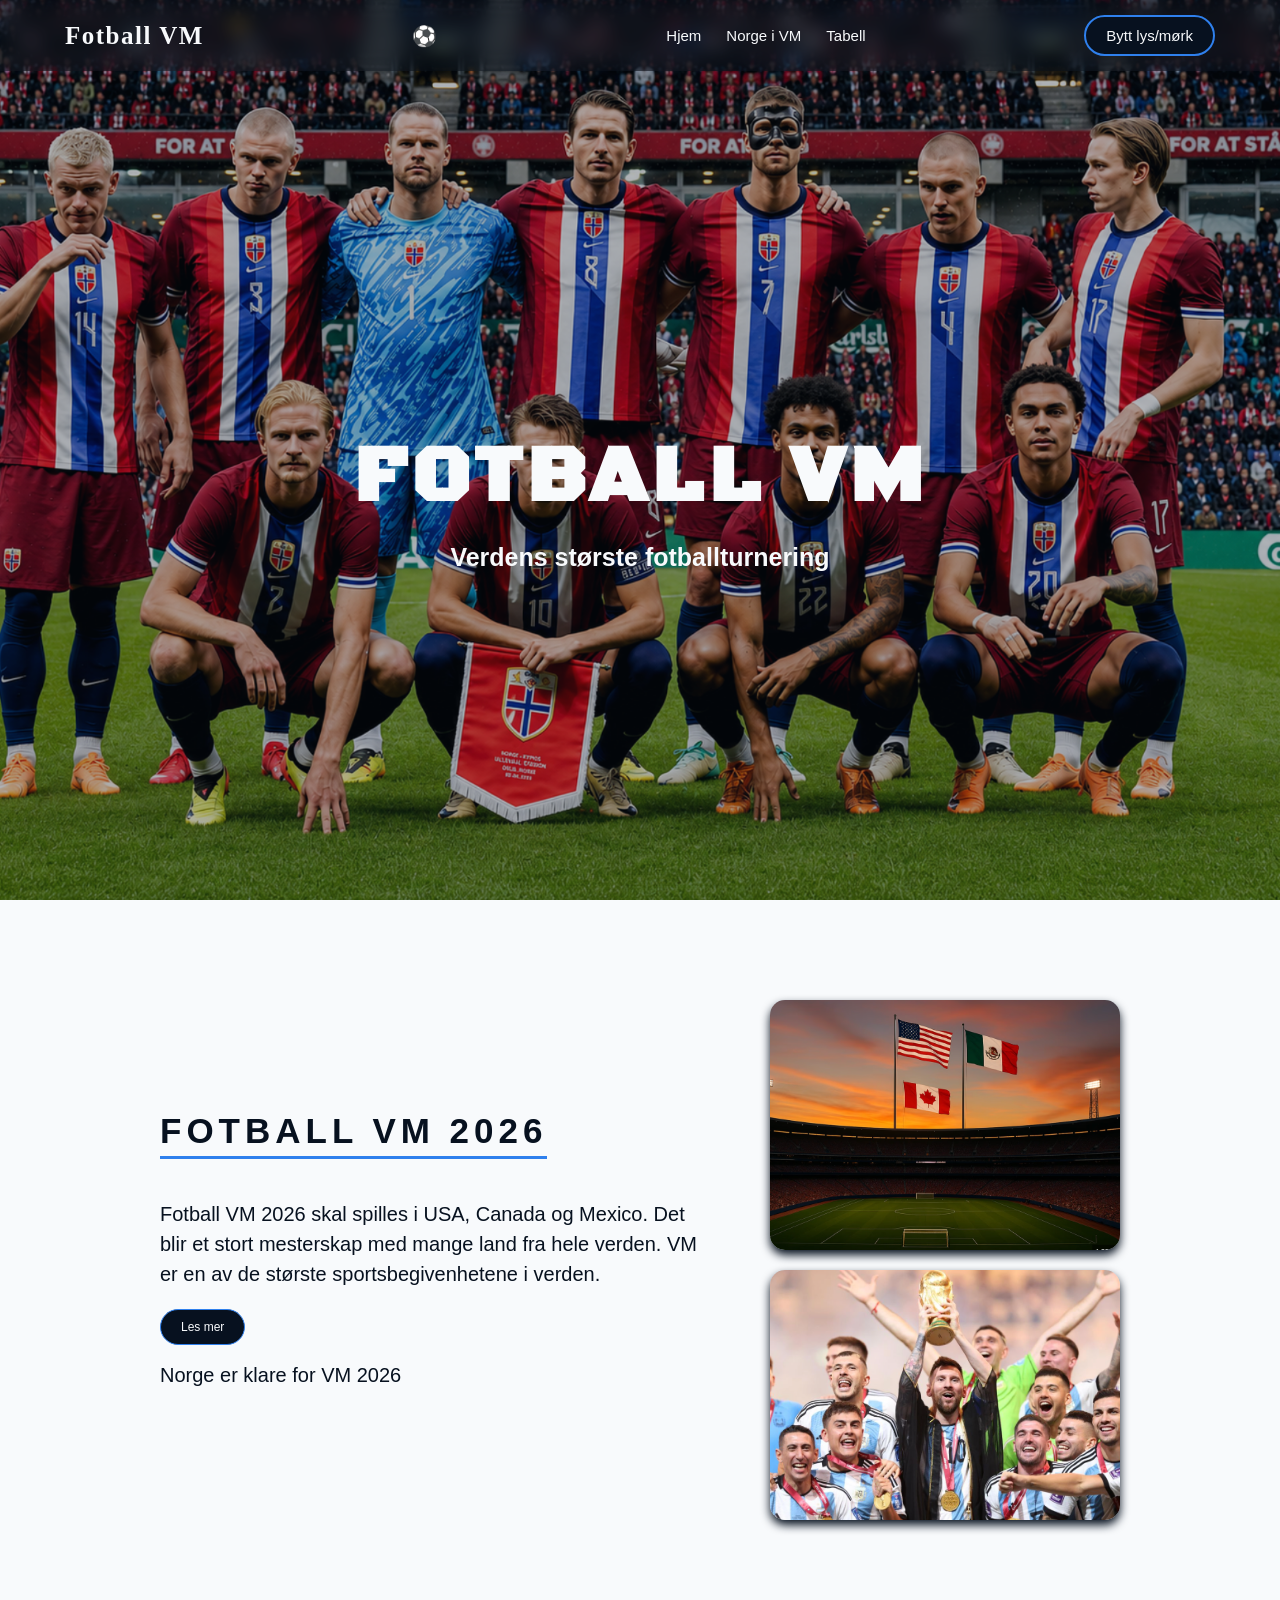
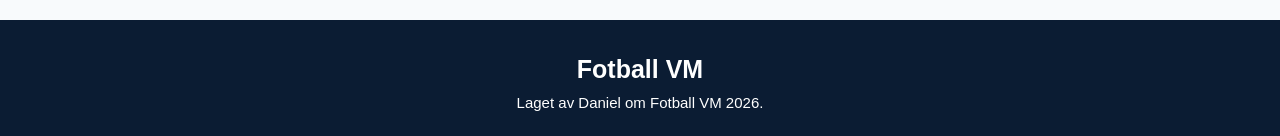
<file: index.html>
<!DOCTYPE html>
<html lang="no">

<head>
    <meta charset="UTF-8">
    <meta name="viewport" content="width=device-width, initial-scale=1.0">
    <title>fotballvm</title>
    <link rel="stylesheet" href="style.css">
    <link rel="preconnect" href="https://fonts.googleapis.com">
    <link rel="preconnect" href="https://fonts.gstatic.com" crossorigin>
    <link
        href="https://fonts.googleapis.com/css2?family=Black+Ops+One&family=Playwrite+GB+J:ital,wght@0,100..400;1,100..400&family=Roboto:ital,wght@0,100..900;1,100..900&display=swap"
        rel="stylesheet">

</head>

<body>

    <header class="site-header"></header>

    <section id="home" class="forside">
        <div class="innhold">
            <h1>Fotball VM</h1>
            <h3>Verdens største fotballturnering</h3>
        </div>
    </section>
    <section id="norge" class="infoside">
        <div class="infotekst">

            <h2>Fotball VM 2026</h2>

            <p>
                Fotball VM 2026 skal spilles i USA, Canada og Mexico.
                Det blir et stort mesterskap med mange land fra hele verden.
                VM er en av de største sportsbegivenhetene i verden.
            </p>
            <span id="mer" style="display: none;">
                <p>
                    Norge er kvalifisert til VM 2026 og mange har store forventninger til laget.
                    Med spillere som Erling Braut Haaland og Martin Ødegaard har Norge et av de
                    sterkeste lagene de har hatt på lenge.
                </p>
            </span>

            <button id="knapp" onclick="lesMer()">Les mer</button>


            <p class="bildetekst">Norge er klare for VM 2026</p>

        </div>

        <div class="infobilder">

            <div class="bildeboks">
                <img src="bilder/vmiamerika.png" alt="Fotball VM 2026 i USA, Canada og Mexico">
            </div>

            <div class="bildeboks">
                <img src="bilder/messi.png" alt="Messi løfter VM trofeet">
            </div>

        </div>
    </section>
    <footer class="footer"></footer>

    <script src="script.js"></script>
</body>

</html>
</file>
<file: style.css>
* {
    margin: 0;
    padding: 0;
    box-sizing: border-box;
}

:root {
    --farge1: #07111f;
    --farge2: #f8fafc;
    --farge3: #07111f50;
    --farge4: #2f80ed;
    --farge5: #d7dee8;
}



img {
    display: block;
    max-width: 100%;

}

body {
    margin: 0;
    font-family: Arial, sans-serif;
    background-color: var(--farge1);
    color: var(--farge2);
}

body.darkmode {
    --farge1: #f5f7fb;
    --farge2: #111827;
    --farge3: #ffffff50;
    --farge4: #2563eb;
    --farge5: #374151;
}

.site-header {
    position: fixed;
    width: 100%;
    background-color: var(--farge3);
    backdrop-filter: blur(10px);
    padding: 15px 30px;
    z-index: 100;
}

.header-inner {
    max-width: 1150px;
    margin: auto;
    display: flex;
    justify-content: space-between;
    align-items: center;
}


.header-inner button {
    font-size: 15px;
    color: var(--farge2);
    background-color: var(--farge1);
    border: 2px solid var(--farge4);
    border-radius: 30px;
    padding: 10px 20px;
}

button:hover,
.main-nav a:hover {
    transform: scale(1.05);
    cursor: pointer;
}



.logo {
    color: var(--farge2);
    text-decoration: none;
    font-size: 25px;
    font-weight: 700;
    font-family: Verdana;
    letter-spacing: 1.5px;
}

.main-nav {
    display: flex;
    align-items: center;
    gap: 25px;
}

.main-nav a {
    color: var(--farge2);
    text-decoration: none;
    font-size: 15px;
    font-weight: 500;
    font-family: Verdana, Geneva, Tahoma, sans-serif;
    transition: 0.2s ease;
}

.main-nav a:hover {
    color: var(--farge4);
}

.forside {
    min-height: 100vh;
    padding-top: 100px;
    background-image: url("bilder/fotballvm1.png");
    background-size: cover;
    background-position: center;
    display: flex;
    justify-content: center;
    align-items: center;
    text-align: center;
    position: relative;
}

.forside::before {
    content: "";
    position: absolute;
    inset: 0;
    background: var(--farge3);
}

.innhold {
    position: relative;
    z-index: 1;
}

h1 {
    font-size: 80px;
    margin: 0;
    letter-spacing: 5px;
    text-transform: uppercase;
    font-family: "Black Ops One", Verdana;
}

h3 {
    font-size: 25px;
    margin-top: 15px;
    color: var(--farge2);

}

p {
    font-size: 25px;
    margin-top: 15px;

}

h2 {
    font-size: 30px;
    margin: 0;
    letter-spacing: 5px;
    text-transform: uppercase;
    color: var(--farge1);

}

.infoside {
    min-height: 80vh;
    padding: 100px 60px;
    background-color: var(--farge2);
    color: var(--farge1);
    display: flex;
    justify-content: center;
    align-items: center;
    gap: 60px;
}

.infotekst {
    max-width: 550px;
    padding-right: 10px;
}

.infotekst h2 {
    font-size: 35px;
    margin-bottom: 25px;
    letter-spacing: 5px;
    color: var(--farge1);
    border-bottom: 3px solid var(--farge4);
    display: inline-block;
    padding-bottom: 5px;
}

.infotekst p {
    font-size: 20px;
    line-height: 1.5;
    color: var(--farge1);
    margin-bottom: 20px;

}

#knapp {
    font-size: 12px;
    color: var(--farge2);
    background-color: var(--farge1);
    border: 1px solid var(--farge4);
    border-radius: 30px;
    padding: 10px 20px;
}

.infobilder {
    display: flex;
    flex-direction: column;
    gap: 20px;
}

.bildeboks {
    width: 350px;
    height: 250px;
    background-color: var(--farge5);
    border-radius: 15px;
    overflow: hidden;
    box-shadow: 0 5px 10px var(--farge1);
}

.bildeboks img {
    width: 100%;
    height: 100%;
    object-fit: cover;
    transition: 0.3s;
}

.bildeboks img:hover {
    transform: scale(1.03);
}

.footer {
    background-color: #0b1c33;
    text-align: center;
    padding: 20px 15px;
}

.footer h3 {
    color: white;
    font-size: 25px;
    margin-bottom: 10px;
}

.footer p {
    color: white;
    font-size: 15px;
    margin: 5px 0;
}

#ball {
    font-size: 20px;
    position: relative;
    left: 0;
    top: 0;
}


@media (max-width: 800px) {
    .site-header {
        position: static;
        padding: 15px;
    }

    .header-inner {
        flex-direction: column;
        gap: 15px;
    }

    .main-nav {
        flex-direction: column;
        gap: 10px;
    }

    h1 {
        font-size: 45px;
    }

    .forside {
        padding-top: 40px;
    }

    .infoside {
        padding: 50px 20px;
        flex-direction: column;
    }

    .bildeboks {
        width: 100%;
        max-width: 350px;
    }

    p {
        font-size: 18px;
    }
}
</file>
